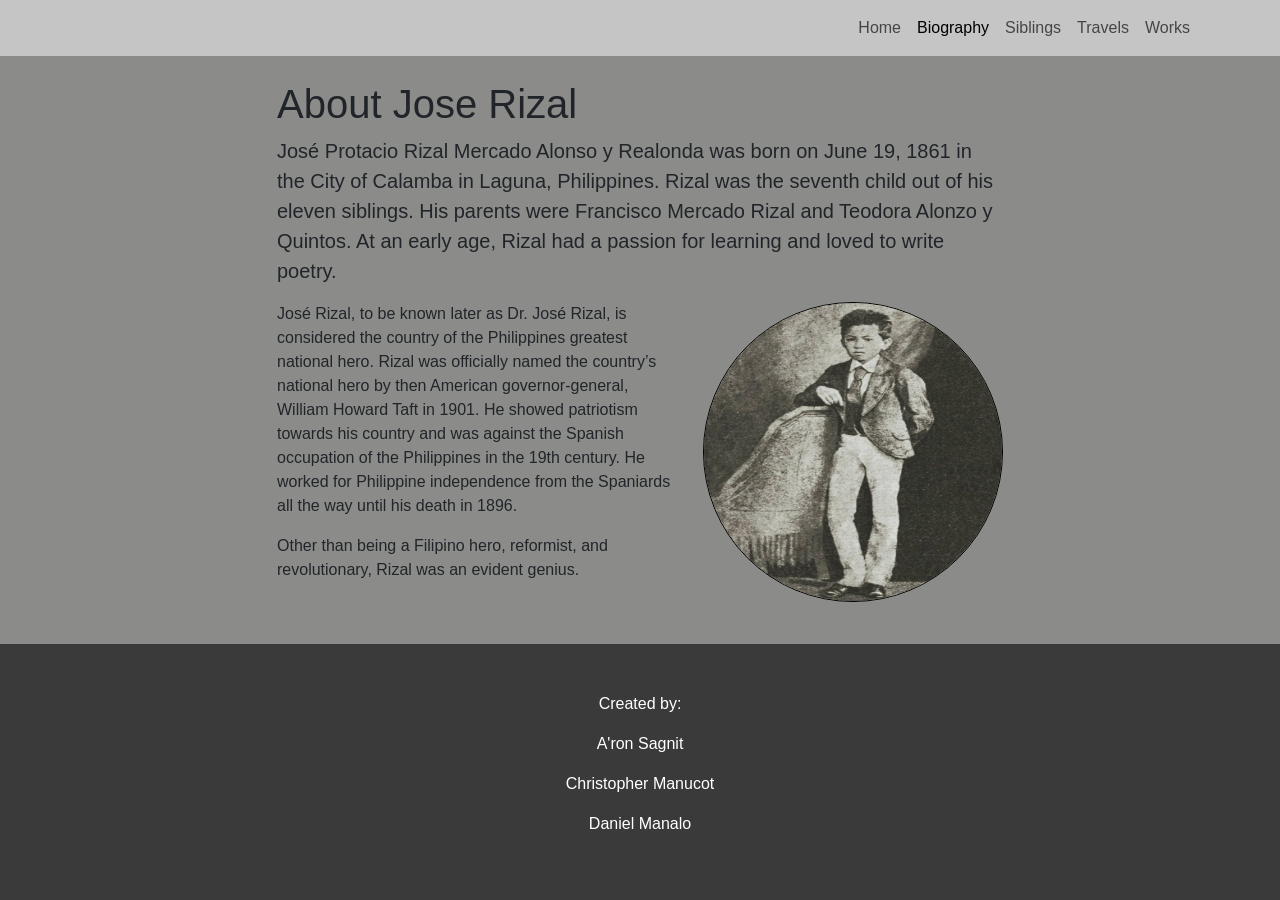
<file: biography.html>
<!DOCTYPE html>
<html lang="en">
<head>
<!-- Required meta tags -->
        <meta charset="UTF-8">
        <meta name="viewport" content="width=device-width, initial-scale=1">
<!-- Bootstrap CSS -->
        <link href="https://cdn.jsdelivr.net/npm/bootstrap@5.0.1/dist/css/bootstrap.min.css"
        rel="stylesheet" integrity="sha384-+0n0xVW2eSR5OomGNYDnhzAbDsOXxcvSN1TPprVMTNDbiYZCxYbOOl7+AMvyTG2x"
        crossorigin="anonymous">
        <link rel="stylesheet" type="text/css" href="bootstrap.min.css">
        <link href="custom.css" rel="stylesheet" >

        <link href="https://fonts.cdnfonts.com/css/sigmar" rel="stylesheet">
        <link href="https://fonts.cdnfonts.com/css/freich" rel="stylesheet">
        <link href="https://fonts.cdnfonts.com/css/noto-sans-ol-chiki" rel="stylesheet">
        <link href="https://fonts.cdnfonts.com/css/noto-kufi-arabic" rel="stylesheet">
        <link href="https://fonts.cdnfonts.com/css/noto-sans-syriac-eastern" rel="stylesheet">
        <link href="https://fonts.cdnfonts.com/css/albert-sans" rel="stylesheet">
                
                
                
        
        <title>Biography</title>
</head>
<body>
    <header class="navy">
        <div class="container px-0">
        <nav class="navbar navbar-expand-lg navbar-light">
            <div class="container">
    
            <button
            class="navbar-toggler"
            type="button"
            data-bs-toggle="collapse"
            data-bs-target="#navbarNav"
            aria-controls="navbarNav"
            aria-expanded="false"
            aria-label="Toggle Navigation"
            >
            <span class="navbar-toggler-icon"></span>
            </button>
            <div class="collapse navbar-collapse" id="navbarNav">
                <ul id="navchange" class="navbar-nav ms-auto text-center">
                    <li class="nav-item">
                        <a href="index.html" class="nav-link">Home</a>
                    </li>
                    <li class="nav-item">
                        <a href="biography.html" class="nav-link active">Biography</a>
                    </li>
                
                    <li id="navchange" class="nav-item">
                        <a href="siblings.html" class="nav-link" id="port">Siblings</a>
                    </li>
                    
                    <li id="navchange" class="nav-item">
                        <a href="Travels.html" class="nav-link" id="port">Travels</a>
                    </li>

                    <li id="navchange" class="nav-item">
                        <a href="Works.html" class="nav-link" id="port">Works</a>
                    </li>
                    
                </ul>
        </div>
        </nav>
        </div>
    </header>
<main>
   <div class="singleCol mx-auto my-2 my-md-4">
    <div class="container overflow-hidden">
       <h1 id="aboutas">About Jose Rizal</h1>
       <p class="lead">
        José Protacio Rizal Mercado Alonso y Realonda was born on June 19, 1861 in the City of Calamba in Laguna, Philippines. Rizal was the seventh child out of his eleven siblings. His parents were Francisco Mercado Rizal and Teodora Alonzo y Quintos. At an early age, Rizal had a passion for learning and loved to write poetry.
        </p>
        <p class="text-center">
              <img id="profilepic" src="pfp.jpg" width="300" height="300" alt="" class="float-sm-none float-md-end rounded-circle">
            </a>
          </p>
        <p>
            José Rizal, to be known later as Dr. José Rizal, is considered the country of the Philippines greatest national hero. Rizal was officially named the country’s national hero by then American governor-general, William Howard Taft in 1901. He showed patriotism towards his country and was against the Spanish occupation of the Philippines in the 19th century. He worked for Philippine independence from the Spaniards all the way until his death in 1896.
        </p>
        <p>
            Other than being a Filipino hero, reformist, and revolutionary, Rizal was an evident genius.
        </p>
   </div>
</div>
</main>


<footer class="py-5">
    <div class="d-flex flex-column justify-content-center text-center">
        <p style="color: white;">Created by:</p> 
        <p style="color: white;">A'ron Sagnit</p>
        <p style="color: white;">Christopher Manucot</p>
        <p style="color: white;">Daniel Manalo</p>
    </div>
</footer>

<script src="https://cdn.jsdelivr.net/npm/bootstrap@5.0.1/dist/js/bootstrap.bundle.min.js"
integrity="sha384-gtEjrD/SeCtmISkJkNUaaKMoLD0//ElJ19smozuHV6z3Iehds+3Ulb9Bn9Plx0x4"
crossorigin="anonymous"></script>

</body>
</html>
</file>
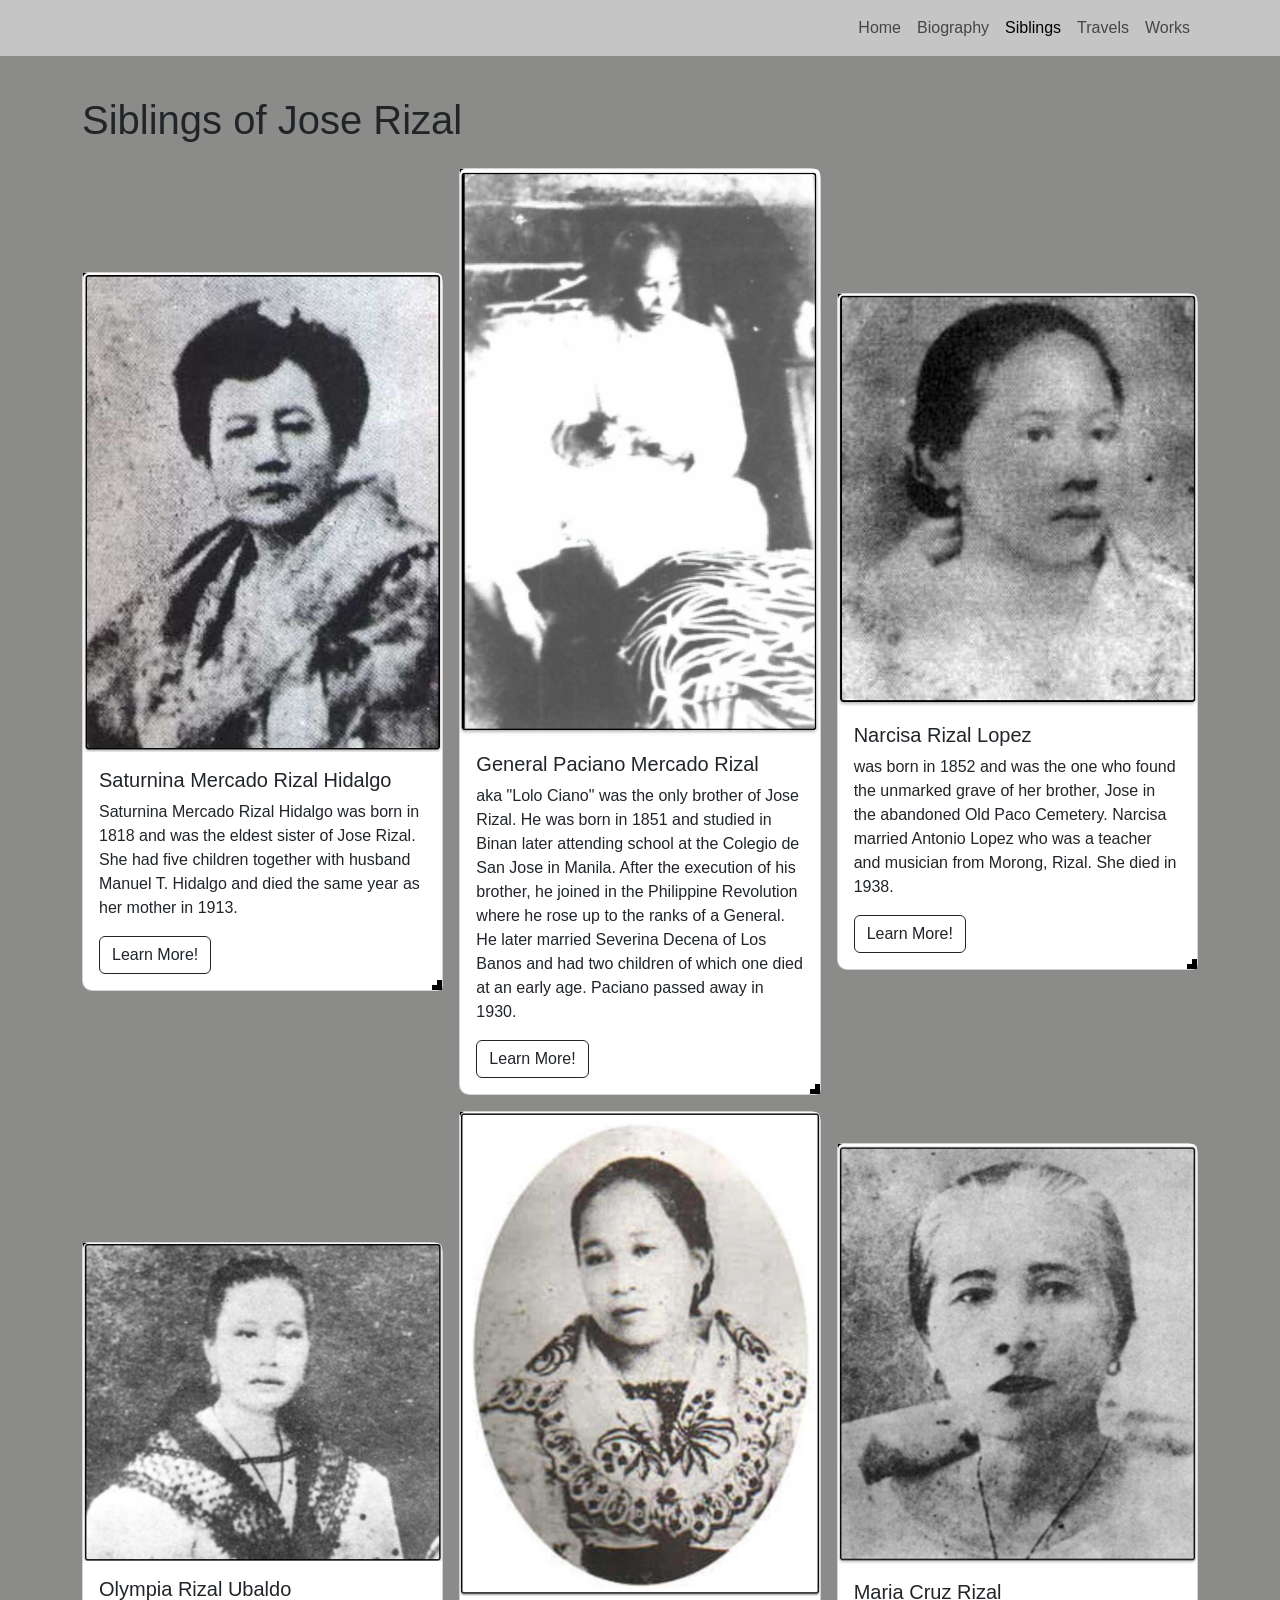
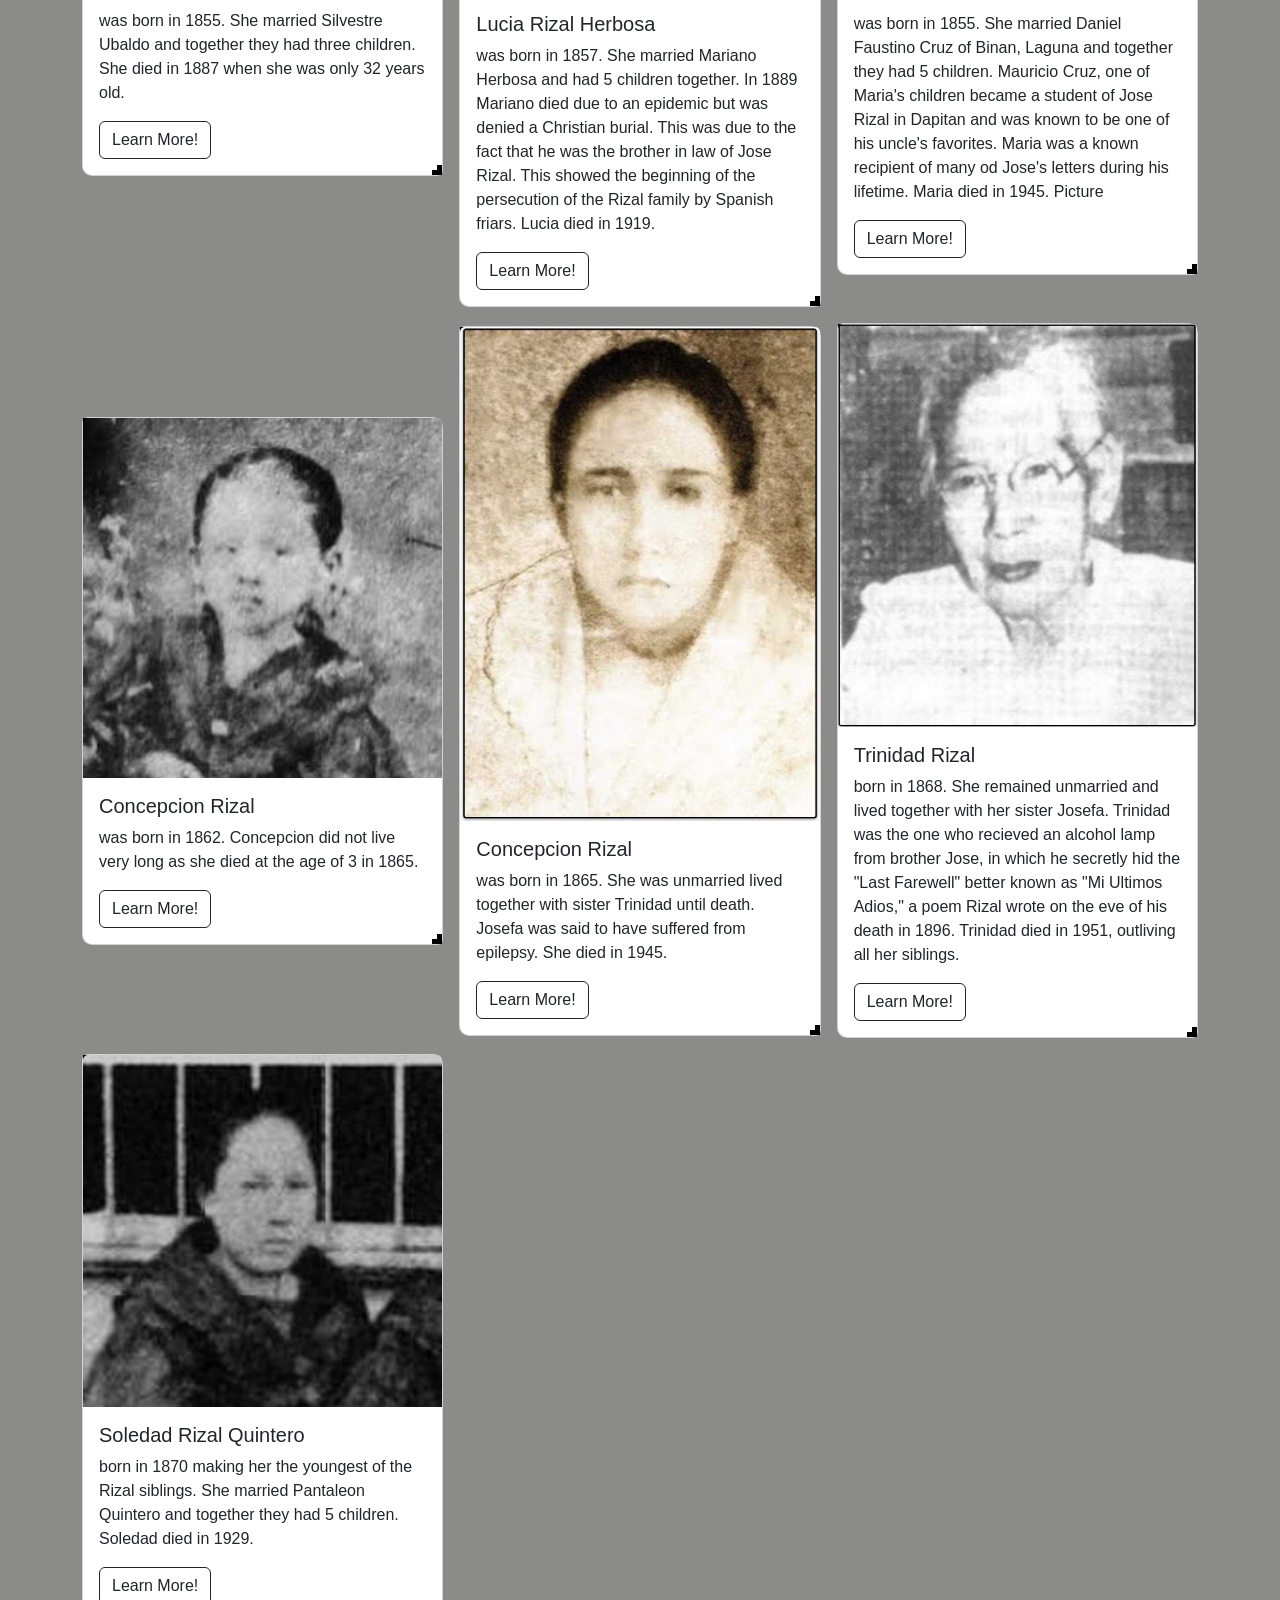
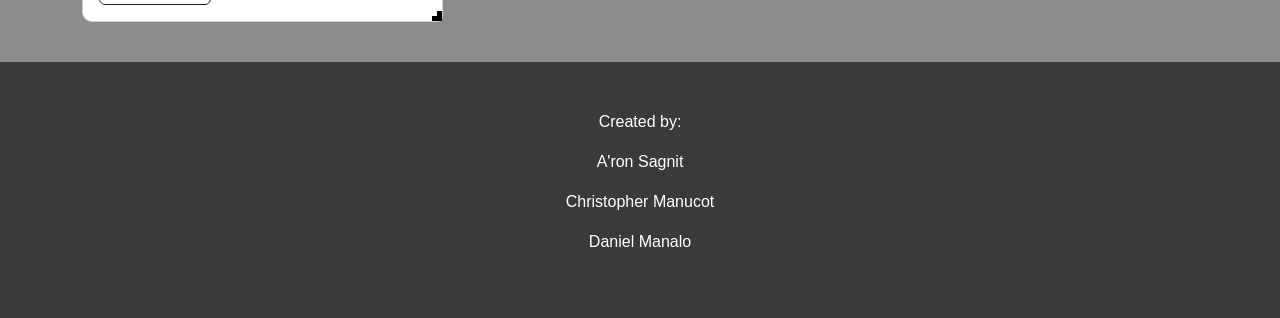
<file: Siblings.html>
<!DOCTYPE html>
<html lang="en">
<head>
<!-- Required meta tags -->
        <meta charset="UTF-8">
        <meta name="viewport" content="width=device-width, initial-scale=1">
<!-- Bootstrap CSS -->
        <link href="https://cdn.jsdelivr.net/npm/bootstrap@5.0.1/dist/css/bootstrap.min.css"
        rel="stylesheet" integrity="sha384-+0n0xVW2eSR5OomGNYDnhzAbDsOXxcvSN1TPprVMTNDbiYZCxYbOOl7+AMvyTG2x"
        crossorigin="anonymous">
        <link rel="stylesheet" type="text/css" href="bootstrap.min.css">
        <link href="custom.css" rel="stylesheet" >
        <link href="https://fonts.cdnfonts.com/css/sigmar" rel="stylesheet">
        <link href="https://fonts.cdnfonts.com/css/freich" rel="stylesheet">
        <link href="https://fonts.cdnfonts.com/css/noto-sans-ol-chiki" rel="stylesheet">
        <link href="https://fonts.cdnfonts.com/css/noto-kufi-arabic" rel="stylesheet">
        <link href="https://fonts.cdnfonts.com/css/br-segma" rel="stylesheet">
        <link href="https://fonts.cdnfonts.com/css/noto-serif-toto" rel="stylesheet">
        <link href="https://fonts.cdnfonts.com/css/albert-sans" rel="stylesheet">
                
                
                
                
        <title>Siblings</title>
</head>
<body>
    <header class="navy">
        <div class="container px-0">
        <nav class="navbar navbar-expand-lg navbar-light">
            <div class="container">
    
            <button
            class="navbar-toggler"
            type="button"
            data-bs-toggle="collapse"
            data-bs-target="#navbarNav"
            aria-controls="navbarNav"
            aria-expanded="false"
            aria-label="Toggle Navigation"
            >
            <span class="navbar-toggler-icon"></span>
            </button>
            <div class="collapse navbar-collapse" id="navbarNav">
                <ul id="navchange" class="navbar-nav ms-auto text-center">
                    <li class="nav-item">
                        <a href="index.html" class="nav-link">Home</a>
                    </li>
                    <li class="nav-item">
                        <a href="biography.html" class="nav-link">Biography</a>
                    </li>
                
                    <li id="navchange" class="nav-item">
                        <a href="siblings.html" class="nav-link active" id="port">Siblings</a>
                    </li>
                    
                    <li id="navchange" class="nav-item">
                        <a href="Travels.html" class="nav-link" id="port">Travels</a>
                    </li>

                    <li id="navchange" class="nav-item">
                        <a href="Works.html" class="nav-link" id="port">Works</a>
                    </li>
                    
                </ul>
        </div>
        </nav>
        </div>
    </header>


<main>
  <div class="container my-3 py-md-4">
    <h1>Siblings of Jose Rizal</h1>
       <div class="row mt-1 g-2 g-md-3">


        <div id="cardscon" class="col-12 col-md-6 col-lg-4">
            <div id="cardbtn" class="card">
                <img src="ce3417ce-a0cf-4763-a1f5-cf42fe05c9f0.jpg" alt="David" class="card-img-top">
                <div class="card-body">
                    <h5 class="card-title">
                        Saturnina Mercado Rizal Hidalgo
                    </h5>
                    <p id="desc" class="card-text">
                        Saturnina Mercado Rizal Hidalgo was born in 1818 and was the eldest sister of Jose Rizal. She had five children together with husband Manuel T. Hidalgo and died the same year as her mother in 1913.
                    </p>
                    <a href="https://en.wikipedia.org/wiki/Saturnina_Hidalgo" class="btn btn-outline-dark">Learn More!</a>
                </div>
            </div>
        </div>

        <div id="cardscon" class="col-12 col-md-6 col-lg-4">
             <div id="cardbtn" class="card">
                <img src="fe3c2a12-d303-47fd-adcc-b1678c75db7e.jpg" alt="Analog" class="card-img-top">
                <div class="card-body">
                <h5 class="card-title">
                    General Paciano Mercado Rizal
                </h5>
                <p id="desc" class="card-text">
                    aka "Lolo Ciano" was the only brother of Jose Rizal. He was born in 1851 and studied in Binan later attending school at the Colegio de San Jose in Manila. After the execution of his brother, he joined in the Philippine Revolution where he rose up to the ranks of a General. He later married Severina Decena of Los Banos and had two children of which one died at an early age. Paciano passed away in 1930.
                </p>
                <a href="" class="btn btn-outline-dark">Learn More!</a>
            </div>
            </div>
        
            
        </div>
        <div id="cardscon" class="col-12 col-md-6 col-lg-4">
             <div id="cardbtn" class="card">
                <img src="a03e7674-7434-4d0c-99cc-0ae39e281207.jpg" alt="shit" class="card-img-top">
                <div class="card-body">
                <h5 class="card-title">
                    Narcisa Rizal Lopez
                </h5>
                <p id="desc" class="card-text">
                    was born in 1852 and was the one who found the unmarked grave of her brother, Jose in the abandoned Old Paco Cemetery. Narcisa married Antonio Lopez who was a teacher and musician from Morong, Rizal. She died in 1938.
                </p>
                <a href="" class="btn btn-outline-dark">Learn More!</a>
            </div>
            </div>
          
        </div>
        
        <div id="cardscon" class="col-12 col-md-6 col-lg-4">
            <div id="cardbtn" class="card">
               <img src="13f6d884-69a2-4714-ab01-a4500e402cf2.jpg" alt="shit" class="card-img-top">
               <div class="card-body">
               <h5 class="card-title">
                Olympia Rizal Ubaldo
               </h5>
               <p id="desc" class="card-text">
                was born in 1855. She married Silvestre Ubaldo and together they had three children. She died in 1887 when she was only 32 years old.
               </p>
               <a href="" class="btn btn-outline-dark">Learn More!</a>
           </div>
           </div>
         
       </div>   

       <div id="cardscon" class="col-12 col-md-6 col-lg-4">
        <div id="cardbtn" class="card">
           <img src="57f3b49a-f825-44c8-b96b-a9756f49ec8a.jpg" alt="shit" class="card-img-top">
           <div class="card-body">
           <h5 class="card-title">
            Lucia Rizal Herbosa
           </h5>
           <p id="desc" class="card-text">
            was born in 1857. She married Mariano Herbosa and had 5 children together. In 1889 Mariano died due to an epidemic but was denied a Christian burial. This was due to the fact that he was the brother in law of Jose Rizal. This showed the beginning of the persecution of the Rizal family by Spanish friars. Lucia died in 1919.
           </p>
           <a href="" class="btn btn-outline-dark">Learn More!</a>
       </div>
       </div>
     
   </div>   

   <div id="cardscon" class="col-12 col-md-6 col-lg-4">
    <div id="cardbtn" class="card">
       <img src="9ea217b9-96ba-4e7c-b1ca-54d39fcfb4c7.jpg" alt="shit" class="card-img-top">
       <div class="card-body">
       <h5 class="card-title">
        Maria Cruz Rizal
       </h5>
       <p id="desc" class="card-text">
        was born in 1855. She married Daniel Faustino Cruz of Binan, Laguna and together they had 5 children. Mauricio Cruz, one of Maria's children became a student of Jose Rizal in Dapitan and was known to be one of his uncle's favorites. Maria was a known recipient of many od Jose's letters during his lifetime. Maria died in 1945.
        Picture
       </p>
       <a href="" class="btn btn-outline-dark">Learn More!</a>
   </div>
   </div>
 
</div>   

<div id="cardscon" class="col-12 col-md-6 col-lg-4">
    <div id="cardbtn" class="card">
       <img src="ab561e11-6d81-4a51-be10-c22b66b873c1.jpg" alt="shit" class="card-img-top">
       <div class="card-body">
       <h5 class="card-title">
        Concepcion Rizal
       </h5>
       <p id="desc" class="card-text">
        was born in 1862. Concepcion did not live very long as she died at the age of 3 in 1865.
       </p>
       <a href="" class="btn btn-outline-dark">Learn More!</a>
   </div>
   </div>
</div>   

<div id="cardscon" class="col-12 col-md-6 col-lg-4">
    <div id="cardbtn" class="card">
       <img src="bcdd960a-375a-49f6-bd88-2a9ff4ccc851.jpg" alt="shit" class="card-img-top">
       <div class="card-body">
       <h5 class="card-title">
        Concepcion Rizal
       </h5>
       <p id="desc" class="card-text">
        was born in 1865. She was unmarried lived together with sister Trinidad until death. Josefa was said to have suffered from epilepsy. She died in 1945.
       </p>
       <a href="" class="btn btn-outline-dark">Learn More!</a>
   </div>
   </div>
</div>   

<div id="cardscon" class="col-12 col-md-6 col-lg-4">
    <div id="cardbtn" class="card">
       <img src="1f6233e0-a7cc-4b6e-9913-290e34f69bb5.jpg" alt="shit" class="card-img-top">
       <div class="card-body">
       <h5 class="card-title">
        Trinidad Rizal
       </h5>
       <p id="desc" class="card-text">
        born in 1868. She remained unmarried and lived together with her sister Josefa. Trinidad was the one who recieved an alcohol lamp from brother Jose, in which he secretly hid the "Last Farewell" better known as "Mi Ultimos Adios," a poem Rizal wrote on the eve of his death in 1896. Trinidad died in 1951, outliving all her siblings.
       </p>
       <a href="" class="btn btn-outline-dark">Learn More!</a>
   </div>
   </div>
</div>   

<div id="cardscon" class="col-12 col-md-6 col-lg-4">
    <div id="cardbtn" class="card">
       <img src="27662092-e6c6-4e42-9521-9a2bf2a7866a.jpg" alt="shit" class="card-img-top">
       <div class="card-body">
       <h5 class="card-title">
        Soledad Rizal Quintero
       </h5>
       <p id="desc" class="card-text">
        born in 1870 making her the youngest of the Rizal siblings. She married Pantaleon Quintero and together they had 5 children. Soledad died in 1929.
       </p>
       <a href="" class="btn btn-outline-dark">Learn More!</a>
   </div>
   </div>
</div>   
   </div>
  </div>
</main>


<footer class="py-5">
    <div class="d-flex flex-column justify-content-center text-center">
        <p style="color: white;">Created by:</p> 
        <p style="color: white;">A'ron Sagnit</p>
        <p style="color: white;">Christopher Manucot</p>
        <p style="color: white;">Daniel Manalo</p>
    </div>
</footer>


<script src="https://cdn.jsdelivr.net/npm/bootstrap@5.0.1/dist/js/bootstrap.bundle.min.js"
integrity="sha384-gtEjrD/SeCtmISkJkNUaaKMoLD0//ElJ19smozuHV6z3Iehds+3Ulb9Bn9Plx0x4"
crossorigin="anonymous"></script>

</body>
</html>
</file>
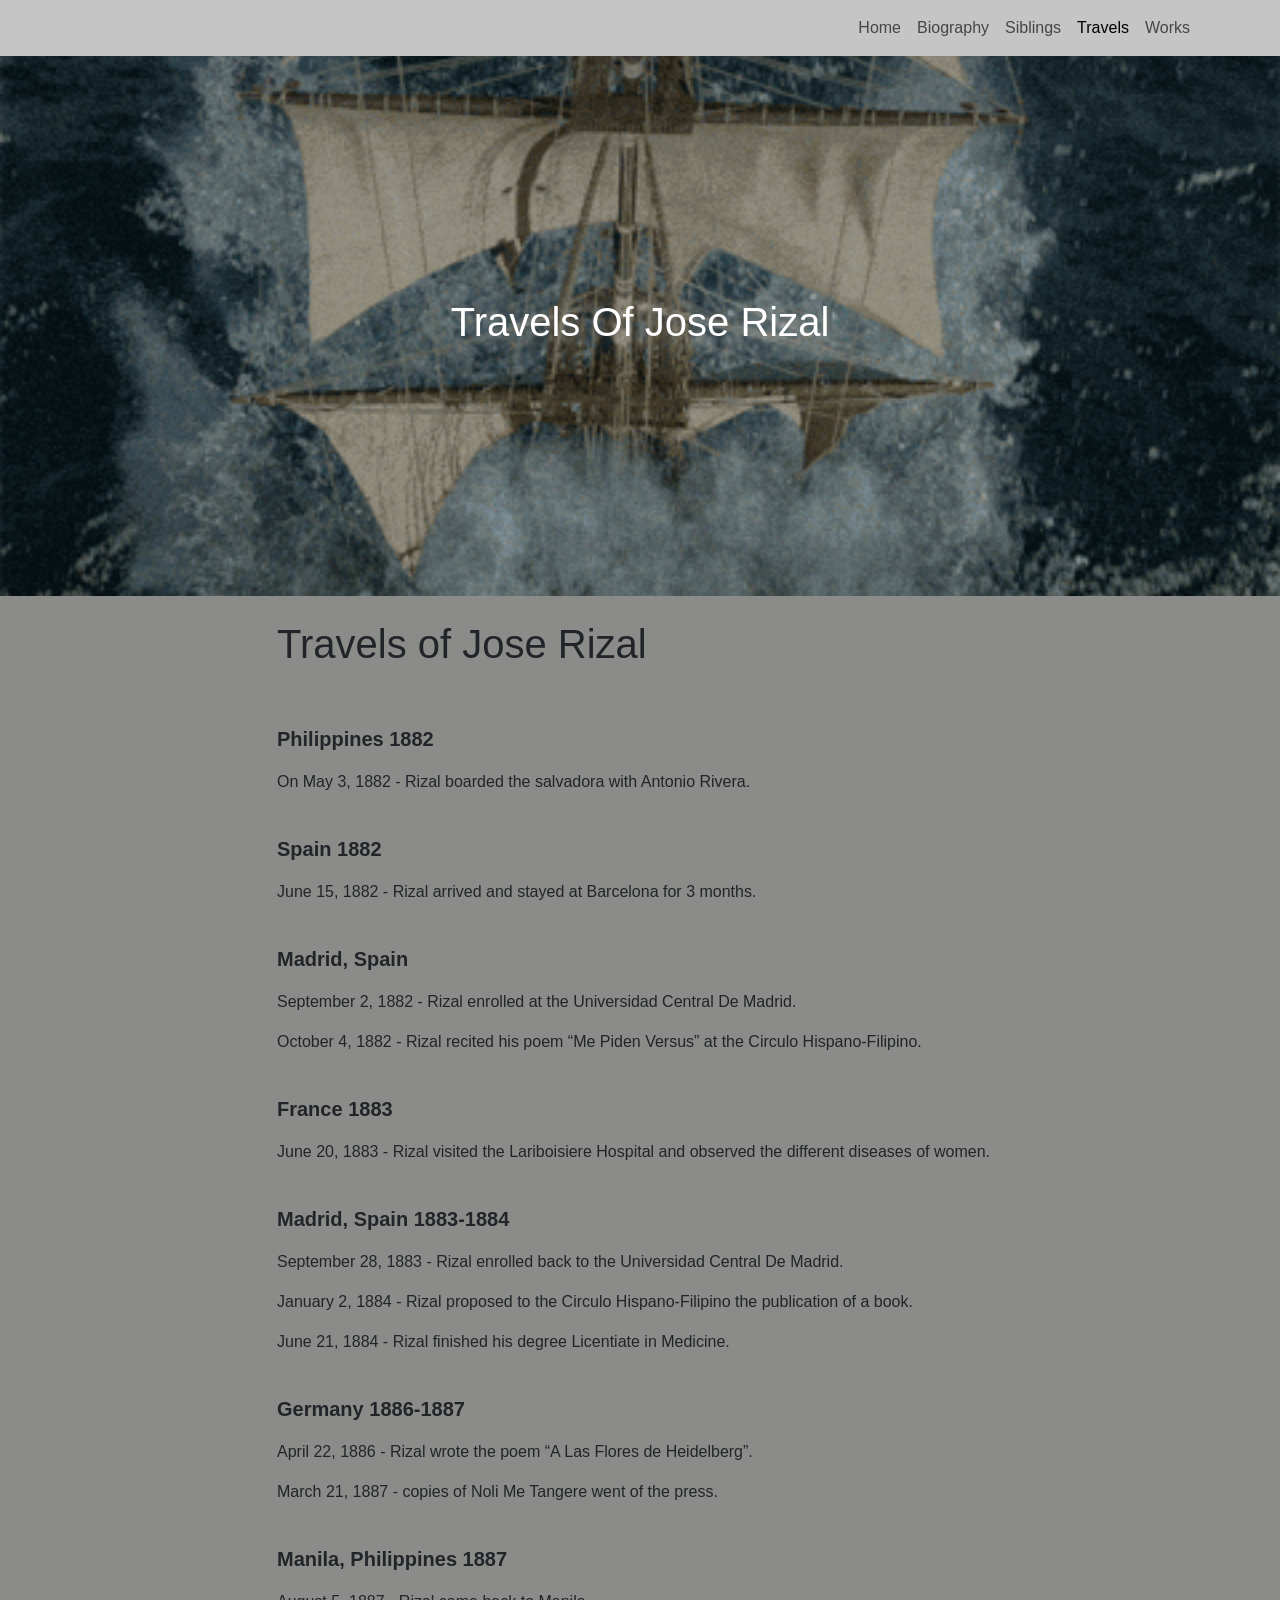
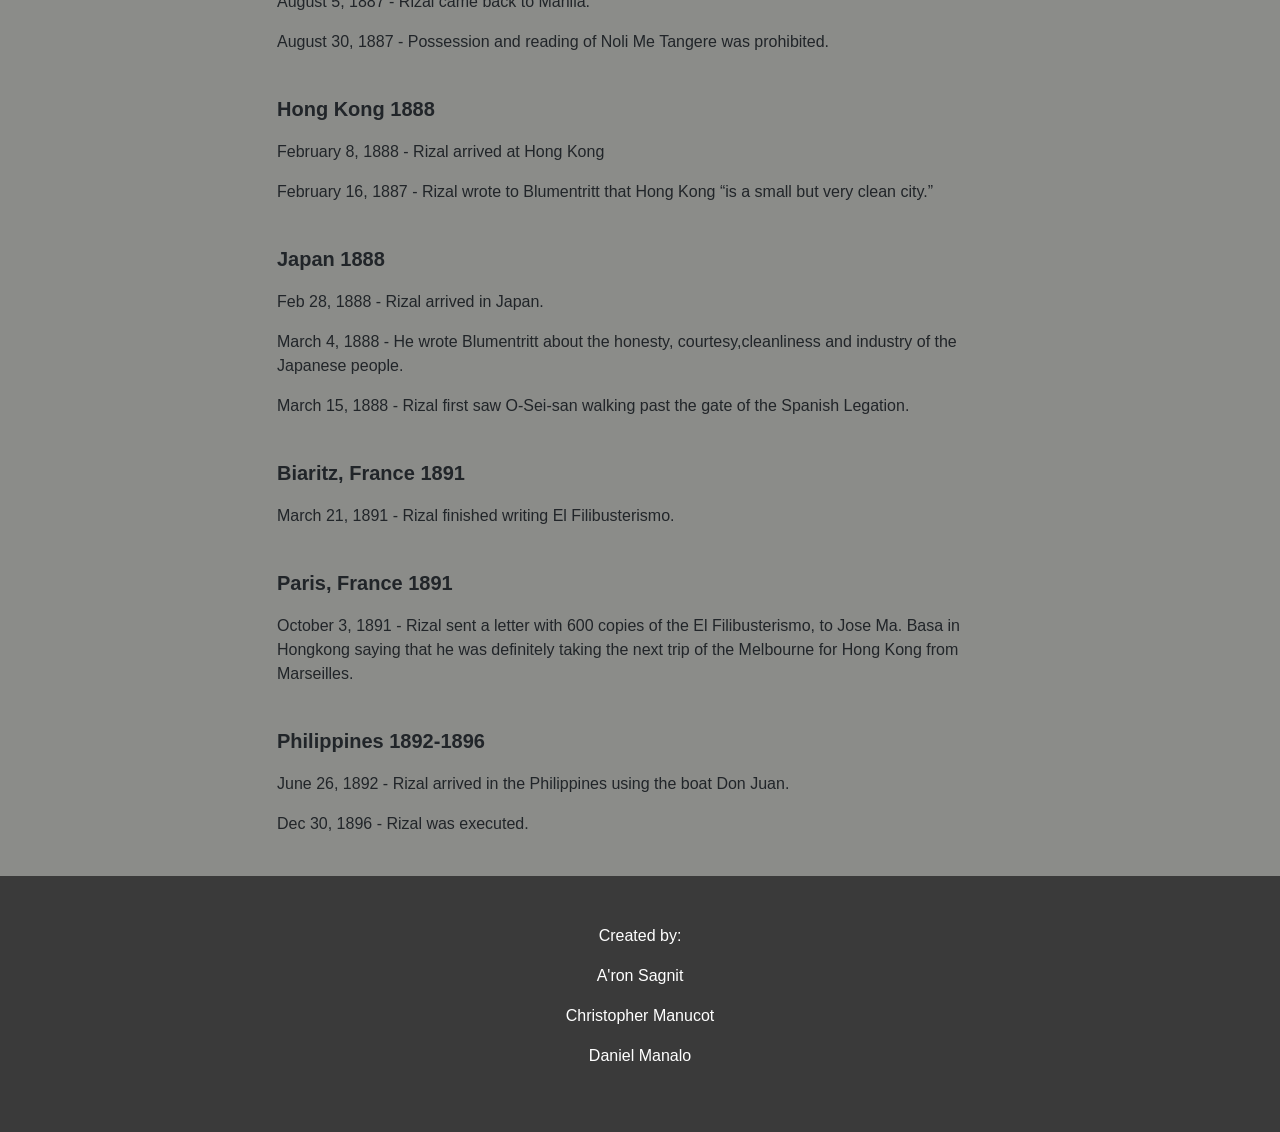
<file: Travels.html>
<!DOCTYPE html>
<html lang="en">
<head>
<!-- Required meta tags -->
        <meta charset="UTF-8">
        <meta name="viewport" content="width=device-width, initial-scale=1">
<!-- Bootstrap CSS -->
        <link href="https://cdn.jsdelivr.net/npm/bootstrap@5.0.1/dist/css/bootstrap.min.css"
        rel="stylesheet" integrity="sha384-+0n0xVW2eSR5OomGNYDnhzAbDsOXxcvSN1TPprVMTNDbiYZCxYbOOl7+AMvyTG2x"
        crossorigin="anonymous">
        <link rel="stylesheet" type="text/css" href="bootstrap.min.css">
        <link href="custom.css" rel="stylesheet" >

        <link href="https://fonts.cdnfonts.com/css/sigmar" rel="stylesheet">
        <link href="https://fonts.cdnfonts.com/css/freich" rel="stylesheet">
        <link href="https://fonts.cdnfonts.com/css/noto-sans-ol-chiki" rel="stylesheet">
        <link href="https://fonts.cdnfonts.com/css/noto-kufi-arabic" rel="stylesheet">
        <link href="https://fonts.cdnfonts.com/css/noto-sans-syriac-eastern" rel="stylesheet">
        <link href="https://fonts.cdnfonts.com/css/albert-sans" rel="stylesheet">
                
                
                
        
        <title>Travels</title>
</head>
<body>
    <header class="navy">
        <div class="container px-0">
        <nav class="navbar navbar-expand-lg navbar-light">
            <div class="container">
    
            <button
            class="navbar-toggler"
            type="button"
            data-bs-toggle="collapse"
            data-bs-target="#navbarNav"
            aria-controls="navbarNav"
            aria-expanded="false"
            aria-label="Toggle Navigation"
            >
            <span class="navbar-toggler-icon"></span>
            </button>
            <div class="collapse navbar-collapse" id="navbarNav">
                <ul id="navchange" class="navbar-nav ms-auto text-center">
                    <li class="nav-item">
                        <a href="index.html" class="nav-link">Home</a>
                    </li>
                    <li class="nav-item">
                        <a href="biography.html" class="nav-link">Biography</a>
                    </li>
                
                    <li id="navchange" class="nav-item">
                        <a href="siblings.html" class="nav-link" id="port">Siblings</a>
                    </li>

                    <li id="navchange" class="nav-item">
                        <a href="Travels.html" class="nav-link active" id="port">Travels</a>
                    </li>

                    <li id="navchange" class="nav-item">
                        <a href="Works.html" class="nav-link" id="port">Works</a>
                    </li>
                
                    
                </ul>
        </div>
        </nav>
        </div>
    </header>
<main>
    <header id="codinggif" style="background-image: url('c0cab6e8f740d1e6c3b61a53322afaab.gif');">
        <div class="color-overlay d-flex justify-content-center align-items-center">
            <h1 class="namecenter">Travels Of Jose Rizal</h1>
         </div>
    </header>
   <div class="singleCol mx-auto my-2 my-md-4">
    <div class="container overflow-hidden">
       <h1 id="aboutas">Travels of Jose Rizal</h1>
<br><br>
       <p class="lead" style="font-weight: bold;">Philippines 1882</p>
<p>On May 3, 1882 - Rizal boarded the salvadora with Antonio Rivera.</p>
<br>
<p class="lead" style="font-weight: bold;">Spain 1882</p>
<p>June 15, 1882 - Rizal arrived and stayed at Barcelona for 3 months.</p>
<br>
<p class="lead" style="font-weight: bold;">Madrid, Spain</p>
<p>September 2, 1882 - Rizal enrolled at the Universidad Central De Madrid.</p>
<p>October 4, 1882 - Rizal recited his poem “Me Piden Versus” at the Circulo Hispano-Filipino.</p>
<br>
<p class="lead" style="font-weight: bold;">France 1883</p>
<p>June 20, 1883 - Rizal visited the Lariboisiere Hospital and observed the different diseases of women.</p>
<br>
<p class="lead" style="font-weight: bold;">Madrid, Spain 1883-1884</p>
<p>September 28, 1883 - Rizal enrolled back to the Universidad Central De Madrid.</p>
<p>January 2, 1884 - Rizal proposed to the Circulo Hispano-Filipino the publication of a book.</p>
<p>June 21, 1884 - Rizal finished his degree Licentiate in Medicine.</p>
<br>
<p class="lead" style="font-weight: bold;">Germany 1886-1887</p>
<p>April 22, 1886 - Rizal wrote the poem “A Las Flores de Heidelberg”.</p>
<p>March 21, 1887 - copies of Noli Me Tangere went of the press.</p>
<br>
<p class="lead" style="font-weight: bold;">Manila, Philippines 1887</p>
<p>August 5, 1887 - Rizal came back to Manila.</p>
<p>August 30, 1887 - Possession and reading of Noli Me Tangere was prohibited.</p>
<br>
<p class="lead" style="font-weight: bold;">Hong Kong 1888</p>
<p>February 8, 1888 - Rizal arrived at Hong Kong</p>
<p>February 16, 1887 - Rizal wrote to Blumentritt that Hong Kong “is a small but very clean city.”</p>
<br>
<p class="lead" style="font-weight: bold;">Japan 1888</p>
<p>Feb 28, 1888 - Rizal arrived in Japan.</p>
<p>March 4, 1888 - He wrote Blumentritt about the honesty, courtesy,cleanliness and industry of the Japanese people.</p>
<p>March 15, 1888 - Rizal first saw O-Sei-san walking past the gate of the Spanish Legation.</p>
<br>
<p class="lead" style="font-weight: bold;">Biaritz, France 1891</p>
<p>March 21, 1891 - Rizal finished writing El Filibusterismo.</p>
<br>
<p class="lead" style="font-weight: bold;">Paris, France 1891</p>
<p>October 3, 1891 - Rizal sent a letter with 600 copies of the El Filibusterismo, to Jose Ma. Basa in Hongkong saying that he was definitely taking the next trip of the Melbourne for Hong Kong from Marseilles.</p>
<br>
<p class="lead" style="font-weight: bold;">Philippines 1892-1896</p>
<p>June 26, 1892 - Rizal arrived in the Philippines using the boat Don Juan.</p>
<p>Dec 30, 1896 - Rizal was executed.</p>

        
        

   </div>
</div>
</main>


<footer class="py-5">
    <div class="d-flex flex-column justify-content-center text-center">
        <p style="color: white;">Created by:</p> 
        <p style="color: white;">A'ron Sagnit</p>
        <p style="color: white;">Christopher Manucot</p>
        <p style="color: white;">Daniel Manalo</p>
    </div>
</footer>

<script src="https://cdn.jsdelivr.net/npm/bootstrap@5.0.1/dist/js/bootstrap.bundle.min.js"
integrity="sha384-gtEjrD/SeCtmISkJkNUaaKMoLD0//ElJ19smozuHV6z3Iehds+3Ulb9Bn9Plx0x4"
crossorigin="anonymous"></script>

</body>
</html>
</file>
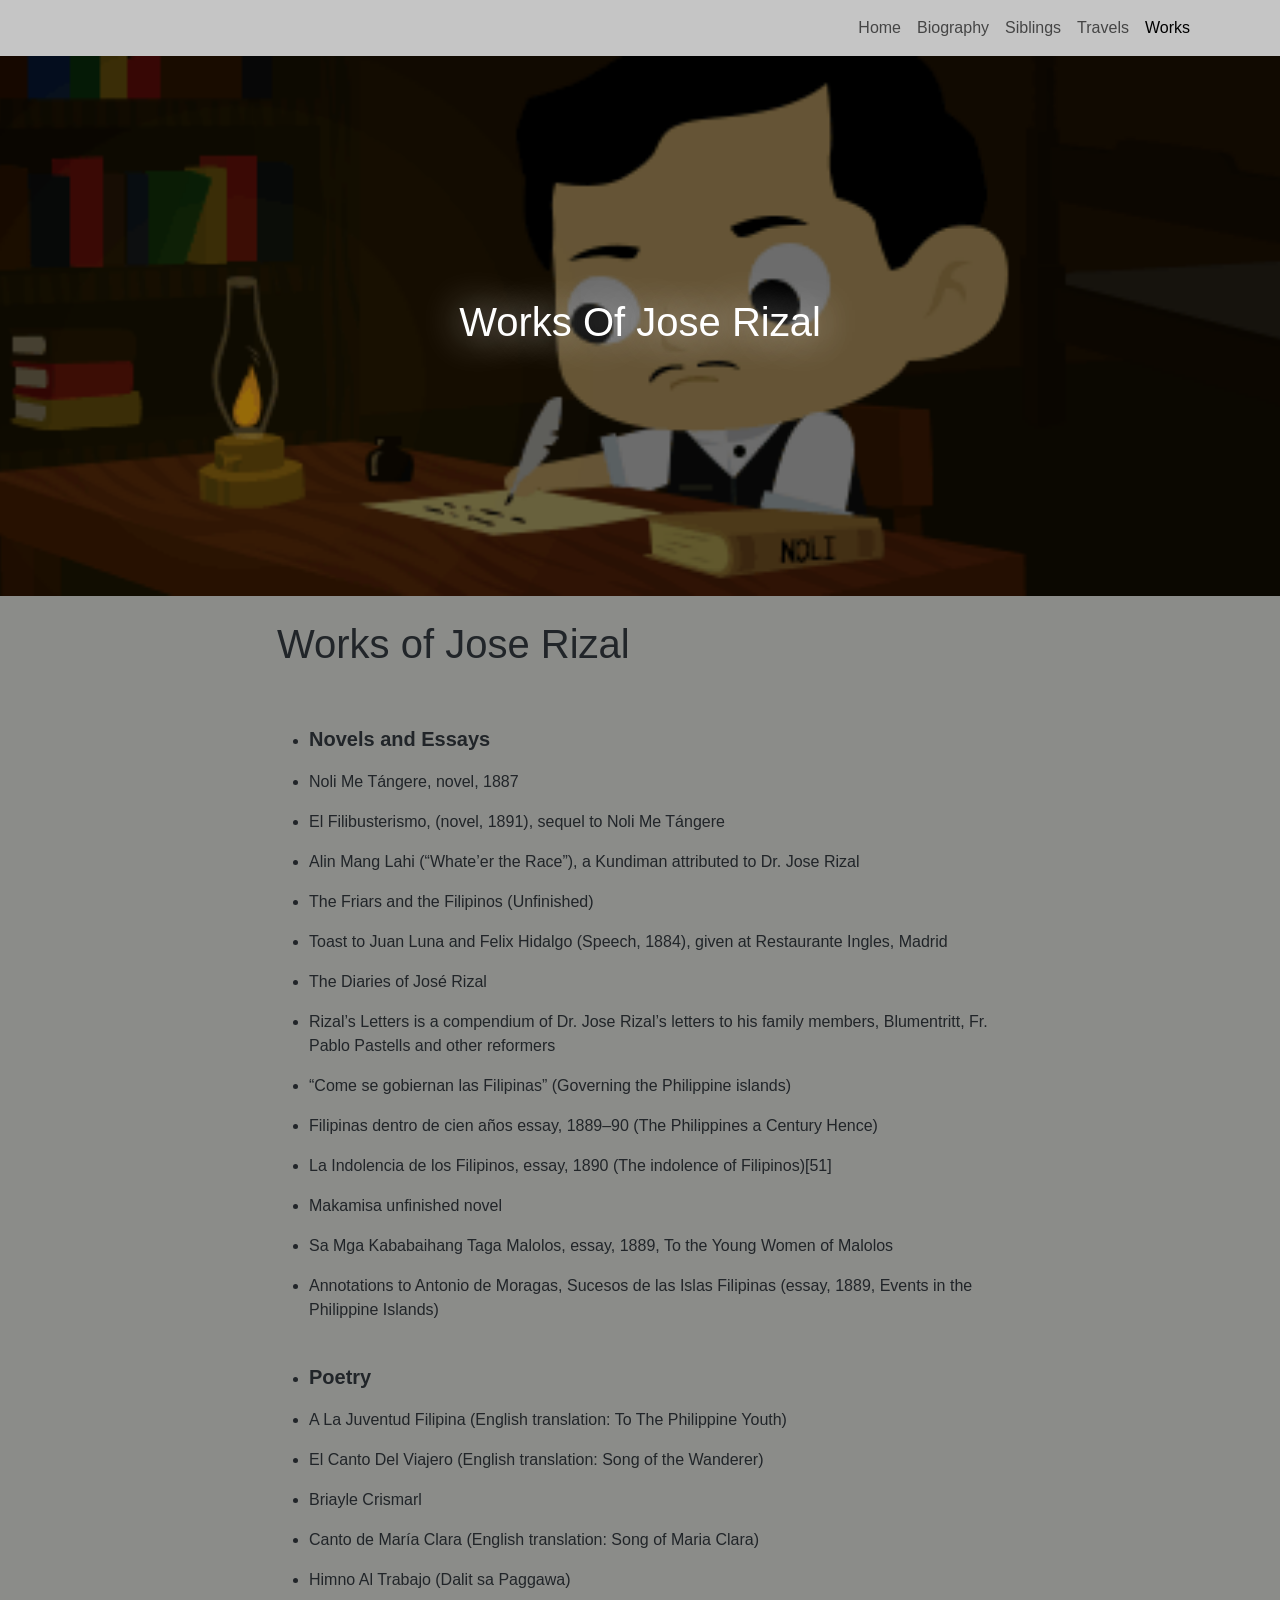
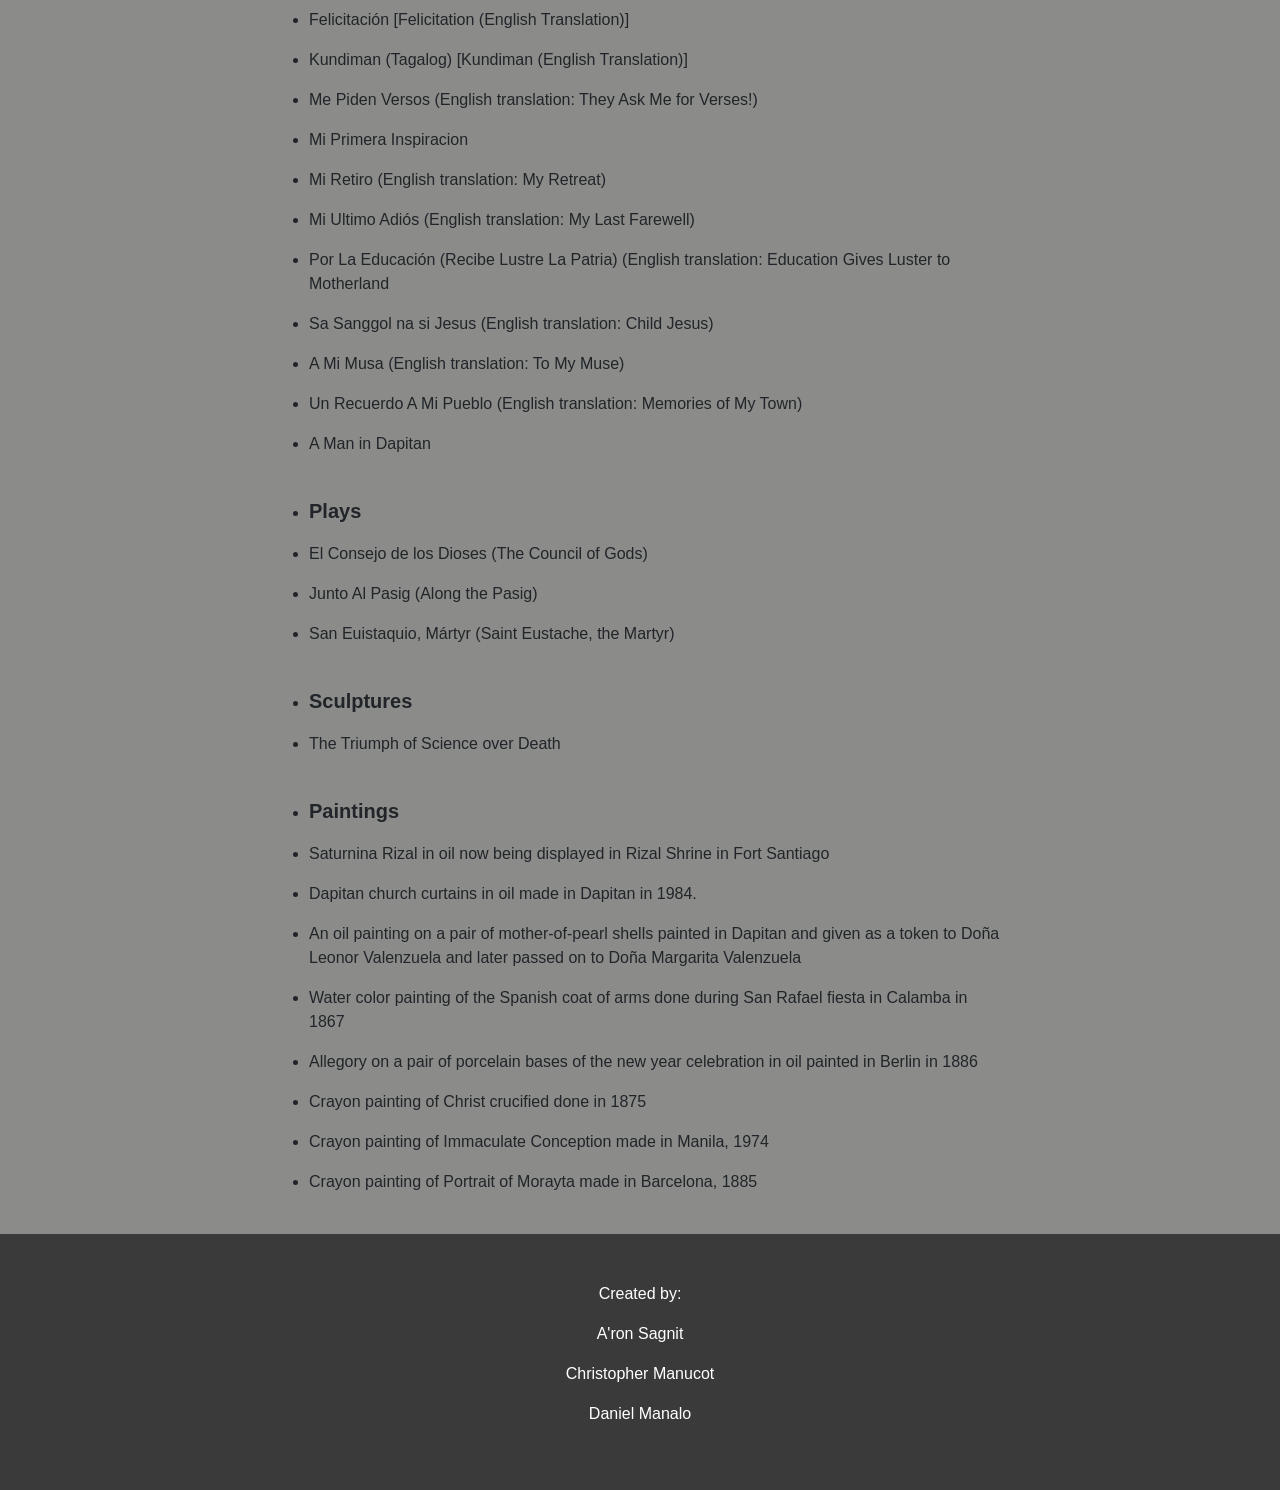
<file: Works.html>
<!DOCTYPE html>
<html lang="en">
<head>
<!-- Required meta tags -->
        <meta charset="UTF-8">
        <meta name="viewport" content="width=device-width, initial-scale=1">
<!-- Bootstrap CSS -->
        <link href="https://cdn.jsdelivr.net/npm/bootstrap@5.0.1/dist/css/bootstrap.min.css"
        rel="stylesheet" integrity="sha384-+0n0xVW2eSR5OomGNYDnhzAbDsOXxcvSN1TPprVMTNDbiYZCxYbOOl7+AMvyTG2x"
        crossorigin="anonymous">
        <link rel="stylesheet" type="text/css" href="bootstrap.min.css">
        <link href="custom.css" rel="stylesheet" >

        <link href="https://fonts.cdnfonts.com/css/sigmar" rel="stylesheet">
        <link href="https://fonts.cdnfonts.com/css/freich" rel="stylesheet">
        <link href="https://fonts.cdnfonts.com/css/noto-sans-ol-chiki" rel="stylesheet">
        <link href="https://fonts.cdnfonts.com/css/noto-kufi-arabic" rel="stylesheet">
        <link href="https://fonts.cdnfonts.com/css/noto-sans-syriac-eastern" rel="stylesheet">
        <link href="https://fonts.cdnfonts.com/css/albert-sans" rel="stylesheet">
                
                
                
        
        <title>Works</title>
</head>
<body>
    <header class="navy">
        <div class="container px-0">
        <nav class="navbar navbar-expand-lg navbar-light">
            <div class="container">
    
            <button
            class="navbar-toggler"
            type="button"
            data-bs-toggle="collapse"
            data-bs-target="#navbarNav"
            aria-controls="navbarNav"
            aria-expanded="false"
            aria-label="Toggle Navigation"
            >
            <span class="navbar-toggler-icon"></span>
            </button>
            <div class="collapse navbar-collapse" id="navbarNav">
                <ul id="navchange" class="navbar-nav ms-auto text-center">
                    <li class="nav-item">
                        <a href="index.html" class="nav-link">Home</a>
                    </li>
                    <li class="nav-item">
                        <a href="biography.html" class="nav-link">Biography</a>
                    </li>
                
                    <li id="navchange" class="nav-item">
                        <a href="siblings.html" class="nav-link" id="port">Siblings</a>
                    </li>

                    <li id="navchange" class="nav-item">
                        <a href="Travels.html" class="nav-link" id="port">Travels</a>
                    </li>

                    <li id="navchange" class="nav-item">
                        <a href="Works.html" class="nav-link active" id="port">Works</a>
                    </li>
                
                    
                </ul>
        </div>
        </nav>
        </div>
    </header>
<main>

    <header id="codinggif" style="background-image: url('d77673_f88ed237d8444d548ac7047aaa33b605~mv2.gif');">
        <div class="color-overlay d-flex justify-content-center align-items-center">
            <h1 class="namecenter">Works Of Jose Rizal</h1>
         </div>
    </header>
   <div class="singleCol mx-auto my-2 my-md-4">
    <div class="container overflow-hidden">
       <h1 id="aboutas">Works of Jose Rizal</h1>
<br><br>
<ul>
    <li><p class="lead" style="font-weight: bold;">Novels and Essays</p></li>
    <li><p>Noli Me Tángere, novel, 1887</p></li>
    <li><p>El Filibusterismo, (novel, 1891), sequel to Noli Me Tángere</p></li>
    <li><p>Alin Mang Lahi (“Whate’er the Race”), a Kundiman attributed to Dr. Jose Rizal</p></li>
    <li><p>The Friars and the Filipinos (Unfinished)</p></li>
    <li><p>Toast to Juan Luna and Felix Hidalgo (Speech, 1884), given at Restaurante Ingles, Madrid</p></li>
    <li><p>The Diaries of José Rizal</p></li>
    <li><p>Rizal’s Letters is a compendium of Dr. Jose Rizal’s letters to his family members, Blumentritt, Fr. Pablo Pastells and other reformers</p></li>
    <li><p>“Come se gobiernan las Filipinas” (Governing the Philippine islands)</p></li>
    <li><p>Filipinas dentro de cien años essay, 1889–90 (The Philippines a Century Hence)</p></li>
    <li><p>La Indolencia de los Filipinos, essay, 1890 (The indolence of Filipinos)[51]</p></li>
    <li><p>Makamisa unfinished novel</p></li>
    <li><p>Sa Mga Kababaihang Taga Malolos, essay, 1889, To the Young Women of Malolos</p></li>
    <li><p>Annotations to Antonio de Moragas, Sucesos de las Islas Filipinas (essay, 1889, Events in the Philippine Islands)</p></li>
</ul>
<br>
<ul>
    <li><p class="lead" style="font-weight: bold;">Poetry</p></li>
    <li><p>A La Juventud Filipina (English translation: To The Philippine Youth)</p></li>
    <li><p>El Canto Del Viajero (English translation: Song of the Wanderer)</p></li>
    <li><p>Briayle Crismarl</p></li>
    <li><p>Canto de María Clara (English translation: Song of Maria Clara)</p></li>
    <li><p>Himno Al Trabajo (Dalit sa Paggawa)</p></li>
    <li><p>Felicitación [Felicitation (English Translation)]</p></li>
    <li><p>Kundiman (Tagalog) [Kundiman (English Translation)]</p></li>
    <li><p>Me Piden Versos (English translation: They Ask Me for Verses!)</p></li>
    <li><p>Mi Primera Inspiracion</p></li>
    <li><p>Mi Retiro (English translation: My Retreat)</p></li>
    <li><p>Mi Ultimo Adiós (English translation: My Last Farewell)</p></li>
    <li><p>Por La Educación (Recibe Lustre La Patria) (English translation: Education Gives Luster to Motherland</p></li>
    <li><p>Sa Sanggol na si Jesus (English translation: Child Jesus)</p></li>
    <li><p>A Mi Musa (English translation: To My Muse)</p></li>
    <li><p>Un Recuerdo A Mi Pueblo (English translation: Memories of My Town)</p></li>
    <li><p>A Man in Dapitan</p></li>
</ul>
<br>
<ul>
    <li><p class="lead" style="font-weight: bold;">Plays</p></li>
    <li><p>El Consejo de los Dioses (The Council of Gods)</p></li>
    <li><p>Junto Al Pasig (Along the Pasig)</p></li>
    <li><p>San Euistaquio, Mártyr (Saint Eustache, the Martyr)</p></li>
</ul>
<br>
<ul>
    <li><p class="lead" style="font-weight: bold;">Sculptures</p></li>
    <li><p>The Triumph of Science over Death</p></li>
</ul>
<br>
<ul>
    <li><p class="lead" style="font-weight: bold;">Paintings</p></li>
    <li><p>Saturnina Rizal in oil now being displayed in Rizal Shrine in Fort Santiago</p></li>
    <li><p>Dapitan church curtains in oil made in Dapitan in 1984.</p></li>
    <li><p>An oil painting on a pair of mother-of-pearl shells painted in Dapitan and given as a token to Doña Leonor Valenzuela and later passed on to Doña Margarita Valenzuela</p></li>
    <li><p>Water color painting of the Spanish coat of arms done during San Rafael fiesta in Calamba in 1867</p></li>
    <li><p>Allegory on a pair of porcelain bases of the new year celebration in oil painted in Berlin in 1886</p></li>
    <li><p>Crayon painting of Christ crucified done in 1875</p></li>
    <li><p>Crayon painting of Immaculate Conception made in Manila, 1974</p></li>
    <li><p>Crayon painting of Portrait of Morayta made in Barcelona, 1885</p></li>
</ul>


   </div>
</div>
</main>


<footer class="py-5">
    <div class="d-flex flex-column justify-content-center text-center">
        <p style="color: white;">Created by:</p> 
        <p style="color: white;">A'ron Sagnit</p>
        <p style="color: white;">Christopher Manucot</p>
        <p style="color: white;">Daniel Manalo</p>
    </div>
</footer>

<script src="https://cdn.jsdelivr.net/npm/bootstrap@5.0.1/dist/js/bootstrap.bundle.min.js"
integrity="sha384-gtEjrD/SeCtmISkJkNUaaKMoLD0//ElJ19smozuHV6z3Iehds+3Ulb9Bn9Plx0x4"
crossorigin="anonymous"></script>

</body>
</html>
</file>
<file: custom.css>
html, body {
            height: 100%;
            margin: 0;
            padding: 0;
            background: #262626;
            font-family: 'CollegeFont', sans-serif;
        }

        body {
            display: flex;
            flex-direction: column;
            opacity: 0;
            animation: fadeIn 0.3s ease-in-out forwards;
          }
      
          @keyframes fadeIn {
            from {
              opacity: 0;
              transform: translateY(-50px);
            }
            to {
              opacity: 1;
              transform: translateY(0);
            }
          }


        h1{
            font-family: 'Sigmar', sans-serif;                          
        }

        #aboutas{
            font-family: 'Freich', sans-serif;
        }
        h2{
            font-family: 'Freich', sans-serif;
            
        }

        h5{
            font-family: 'Freich', sans-serif;
                                                
        }

        #desc{
            font-family: 'Noto Sans Syriac Eastern', sans-serif;
                                                         
                                                
        }

        #interest{
            font-family: 'Freich', sans-serif;
                                                
        }
        #contactchnge{
            font-family: 'Noto Serif Toto', sans-serif;          
                                                
        }
        #contactchnge a {
            color: rgb(63, 63, 63);
          }

        label{
            font-family: 'ADLaM Display', sans-serif;
                                                
                                                
        }
        #navchange{
            font-family: 'Albert Sans', sans-serif;
                                                
                                                
        }

        p{
            font-family: 'Noto Kufi Arabic', sans-serif;
                                                                                   
        }
        #profilepic {
            border: 1px solid black;
            margin-left: 20px;
            transition: transform 0.3s ease-in-out;
          }
      
          #profilepic:hover {
            transform: scale(1.04); 
          }

        main {
            flex: 1 0 auto;
            background-color: #8b8c89;
        }

        .red-slash {
            color: red;
        }

        .namecenter {
            text-shadow: rgba(255, 255, 255, 0.9) 0px 0px 39px;
        }

        .titledp {
            font-family: 'CollegeFont', sans-serif;
        }

        .navy {
            background-color: #c5c5c5;
        }

        header {
            background: no-repeat center center;
            background-size: cover;
            color: white;
        }

        .color-overlay {
            background-color: rgba(0, 0, 0, 0.4);
            min-height: 60vh;
        }

        .singleCol {
            max-width: 750px;
        }

        footer {
            background-color: #3a3a3a;
            flex-shrink: 0;
        }

        footer a {
            color: white;
        }

        footer a:hover {
            color: #dfdfdf;
        }



        .animation-container {
            margin: 0;
            padding: 0;
            display: flex;
            position: absolute;
            top: 50%;
            left: 50%;
            transform: translate(-50%, -50%);
        }

        .animation-container li {
            list-style: none;
            margin: 0 15px;
        }

        .animation-container li a {
            position: relative;
            display: block;
            width: 60px;
            height: 60px;
            text-align: center;
            line-height: 63px;
            background: #333;
            border-radius: 50%;
            font-size: 30px;
            color: #666;
            transition: .5s;
        }

        .animation-container li a::before {
            content: '';
            position: absolute;
            top: 0;
            left: 0;
            width: 100%;
            height: 100%;
            border-radius: 50%;
            background: #ffee1b;
            transition: .5s;
            transform: scale(.9);
            z-index: -1;
        }

        .animation-container li a:hover::before {
            transform: scale(1.1);
            box-shadow: 0 0 15px #ffee10;
        }

        .animation-container li a:hover {
            color: #ffee10;
            box-shadow: 0 0 5px #ffee10;
            text-shadow: 0 0 5px #ffee10;
        }

		#cardscon {
				display: flex;
				justify-content: center;
				align-items: center;
                transition: transform 0.3s ease-in-out;
            }
        
            #cardscon:hover {
              transform: scale(1.04); 
            }
		
            #footeranim:hover{
                transition: transform 0.3s ease-in-out;
                transform: scale(1.04);
            }
		#cardbtn {
			position: relative;
			border-top-right-radius: 10px;
			border-bottom-left-radius: 10px;
			transition: all 1s;
			z-index: 1; /* Added z-index */
		
			&:after,
			&:before {
				content: " ";
				width: 10px;
				height: 10px;
				position: absolute;
				border: 0px solid #fff;
				transition: all 1s;
				z-index: -1; 
			}
		
			&:after {
				top: 0; 
				left: 0;
				border-top: 5px solid black;
				border-left: 5px solid black;
			}
		
			&:before {
				bottom: 0; 
				right: 0;
				border-bottom: 5px solid black;
				border-right: 5px solid black;
			}
		
			&:hover {
				border-top-right-radius: 0px;
				border-bottom-left-radius: 0px;
				background: rgba(0, 0, 0, 0.5);
				color: white;
		
				&:before,
				&:after {
					width: 100%;
					height: 100%;
					border-color: white;
				}
			}
		}

        @media (max-width: 767.98px) {
            .color-overlay {
                min-height: 30vh;
            }
        }
</file>
